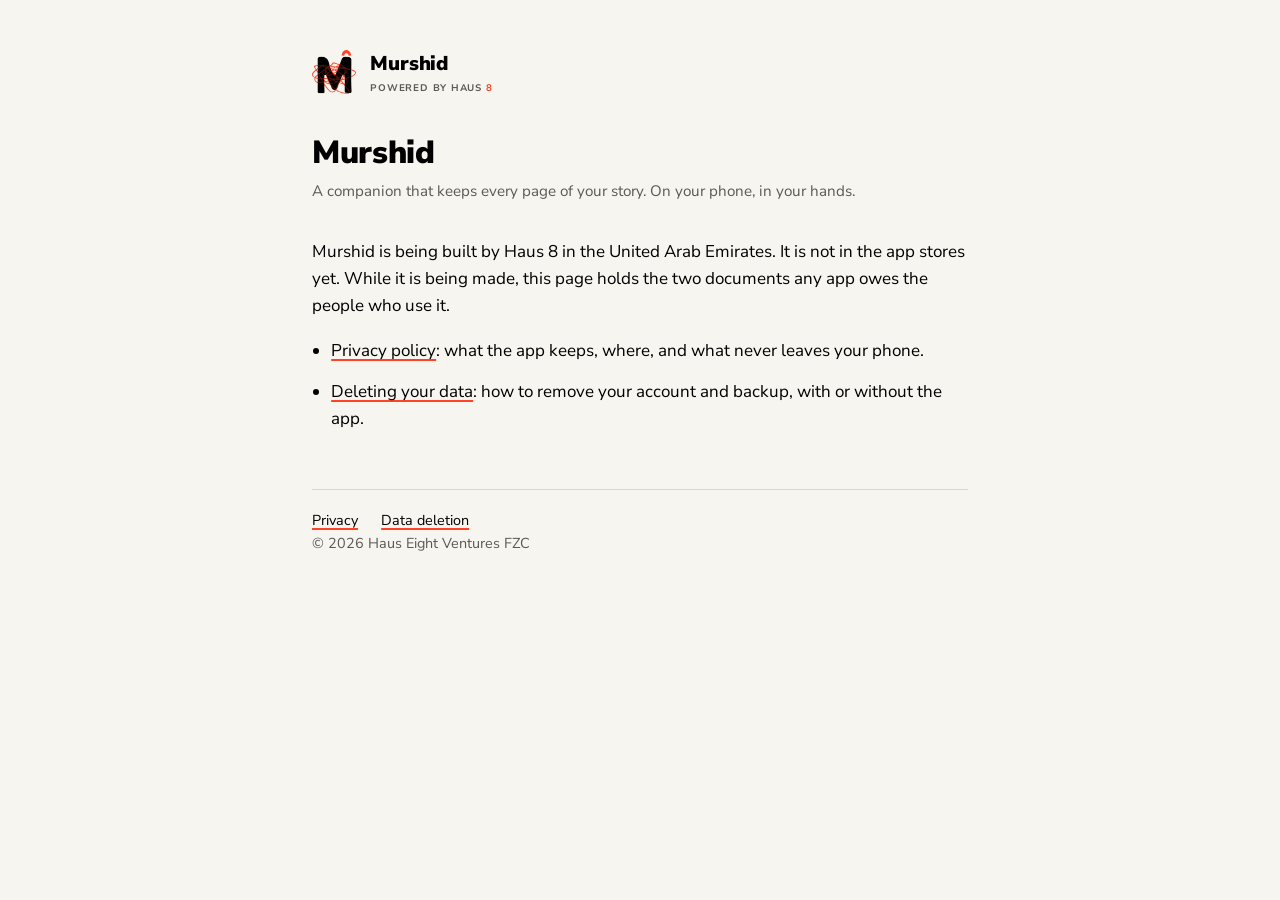
<file: index.html>
<!doctype html>
<html lang="en">
<head>
<meta charset="utf-8">
<meta name="viewport" content="width=device-width, initial-scale=1">
<title>Murshid</title>
<link rel="icon" href="mark.png">
<link rel="preconnect" href="https://fonts.googleapis.com">
<link href="https://fonts.googleapis.com/css2?family=Nunito+Sans:wght@400;700;800;900&display=swap" rel="stylesheet">
<link rel="stylesheet" href="style.css">
</head>
<body>
<main>
  <header>
    <img src="mark.png" alt="">
    <div><a href="./">Murshid</a><small>POWERED BY HAUS <b>8</b></small></div>
  </header>

  <h1>Murshid</h1>
  <p class="when">A companion that keeps every page of your story. On your phone, in your hands.</p>

  <p>Murshid is being built by Haus 8 in the United Arab Emirates. It is not in the app stores yet. While it is being made, this page holds the two documents any app owes the people who use it.</p>

  <ul>
    <li><a href="privacy.html">Privacy policy</a>: what the app keeps, where, and what never leaves your phone.</li>
    <li><a href="data-deletion.html">Deleting your data</a>: how to remove your account and backup, with or without the app.</li>
  </ul>

  <footer>
    <a href="privacy.html">Privacy</a>
    <a href="data-deletion.html">Data deletion</a>
    <div>© 2026 Haus Eight Ventures FZC</div>
  </footer>
</main>
</body>
</html>
</file>
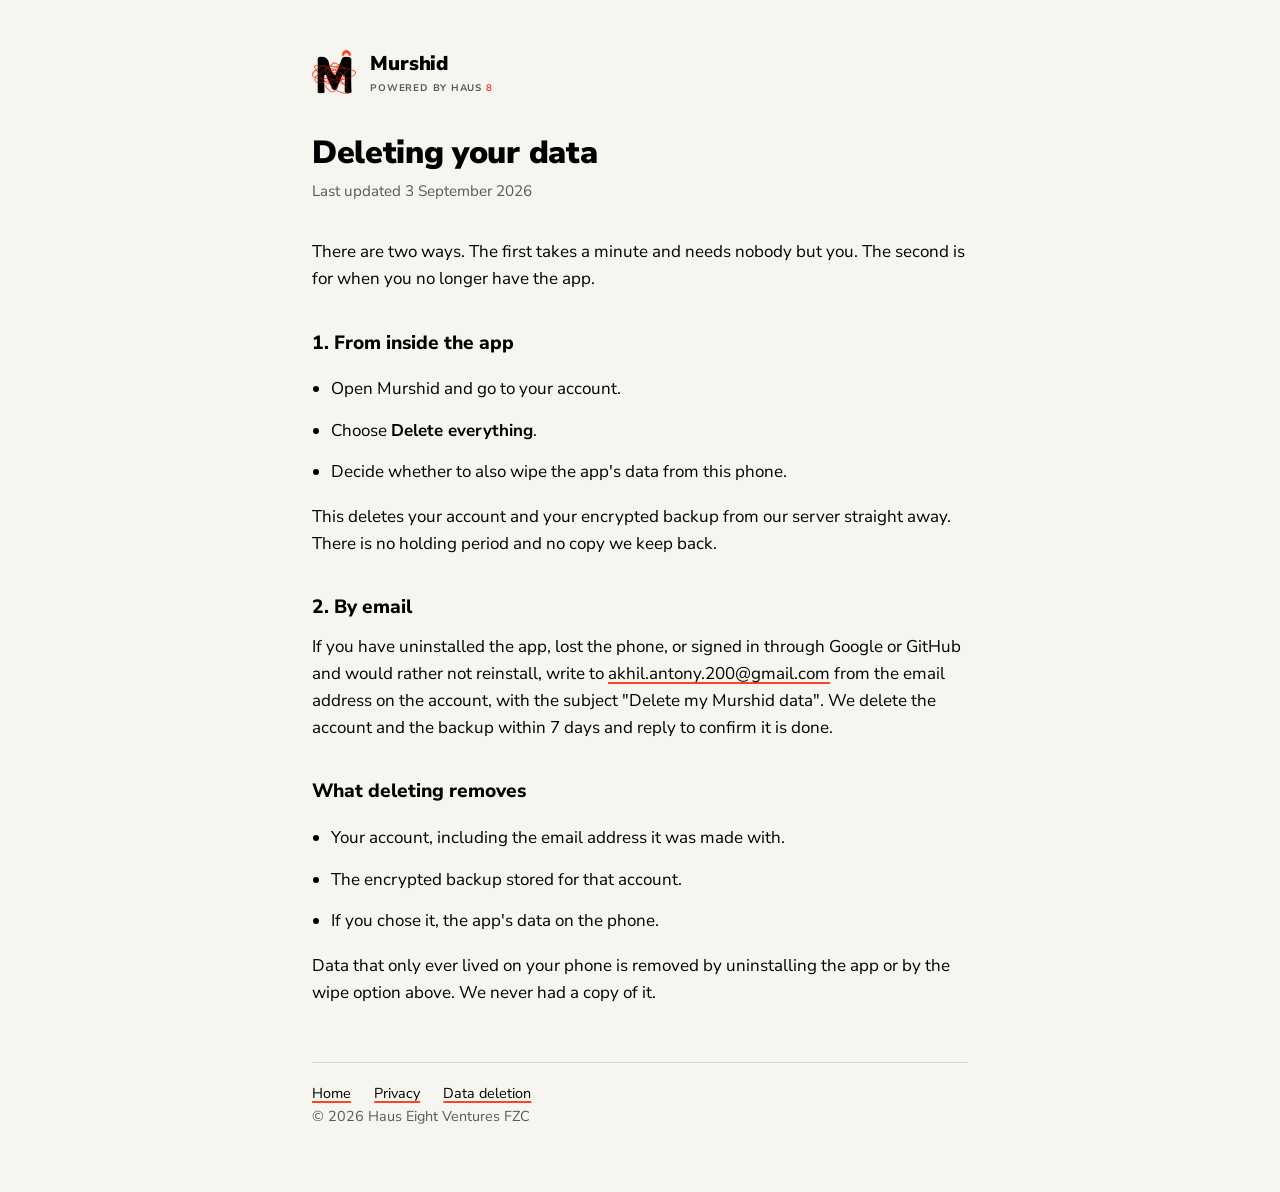
<file: data-deletion.html>
<!doctype html>
<html lang="en">
<head>
<meta charset="utf-8">
<meta name="viewport" content="width=device-width, initial-scale=1">
<title>Delete your data · Murshid</title>
<link rel="icon" href="mark.png">
<link rel="preconnect" href="https://fonts.googleapis.com">
<link href="https://fonts.googleapis.com/css2?family=Nunito+Sans:wght@400;700;800;900&display=swap" rel="stylesheet">
<link rel="stylesheet" href="style.css">
</head>
<body>
<main>
  <header>
    <img src="mark.png" alt="">
    <div><a href="./">Murshid</a><small>POWERED BY HAUS <b>8</b></small></div>
  </header>

  <h1>Deleting your data</h1>
  <p class="when">Last updated 3 September 2026</p>

  <p>There are two ways. The first takes a minute and needs nobody but you. The second is for when you no longer have the app.</p>

  <h2>1. From inside the app</h2>
  <ul>
    <li>Open Murshid and go to your account.</li>
    <li>Choose <strong>Delete everything</strong>.</li>
    <li>Decide whether to also wipe the app's data from this phone.</li>
  </ul>
  <p>This deletes your account and your encrypted backup from our server straight away. There is no holding period and no copy we keep back.</p>

  <h2>2. By email</h2>
  <p>If you have uninstalled the app, lost the phone, or signed in through Google or GitHub and would rather not reinstall, write to <a href="mailto:akhil.antony.200@gmail.com?subject=Delete%20my%20Murshid%20data">akhil.antony.200@gmail.com</a> from the email address on the account, with the subject "Delete my Murshid data". We delete the account and the backup within 7 days and reply to confirm it is done.</p>

  <h2>What deleting removes</h2>
  <ul>
    <li>Your account, including the email address it was made with.</li>
    <li>The encrypted backup stored for that account.</li>
    <li>If you chose it, the app's data on the phone.</li>
  </ul>
  <p>Data that only ever lived on your phone is removed by uninstalling the app or by the wipe option above. We never had a copy of it.</p>

  <footer>
    <a href="./">Home</a>
    <a href="privacy.html">Privacy</a>
    <a href="data-deletion.html">Data deletion</a>
    <div>© 2026 Haus Eight Ventures FZC</div>
  </footer>
</main>
</body>
</html>
</file>
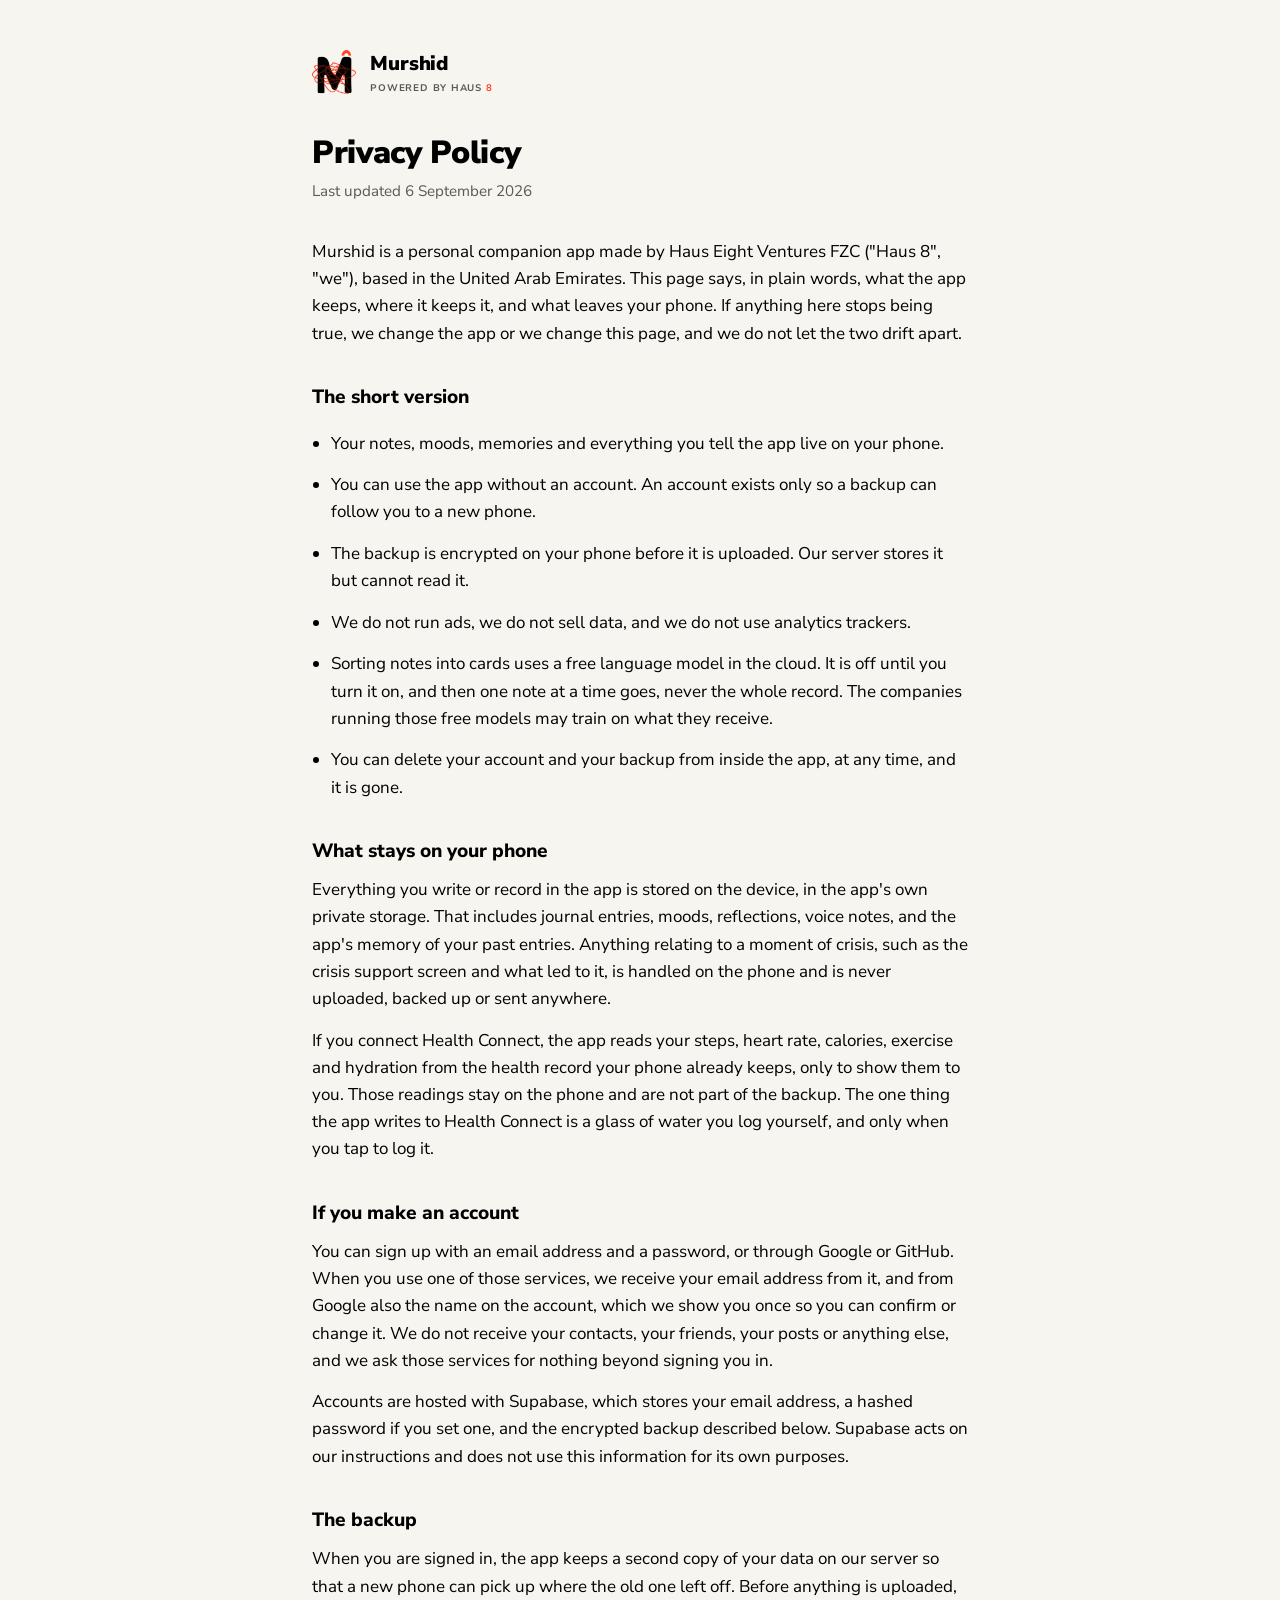
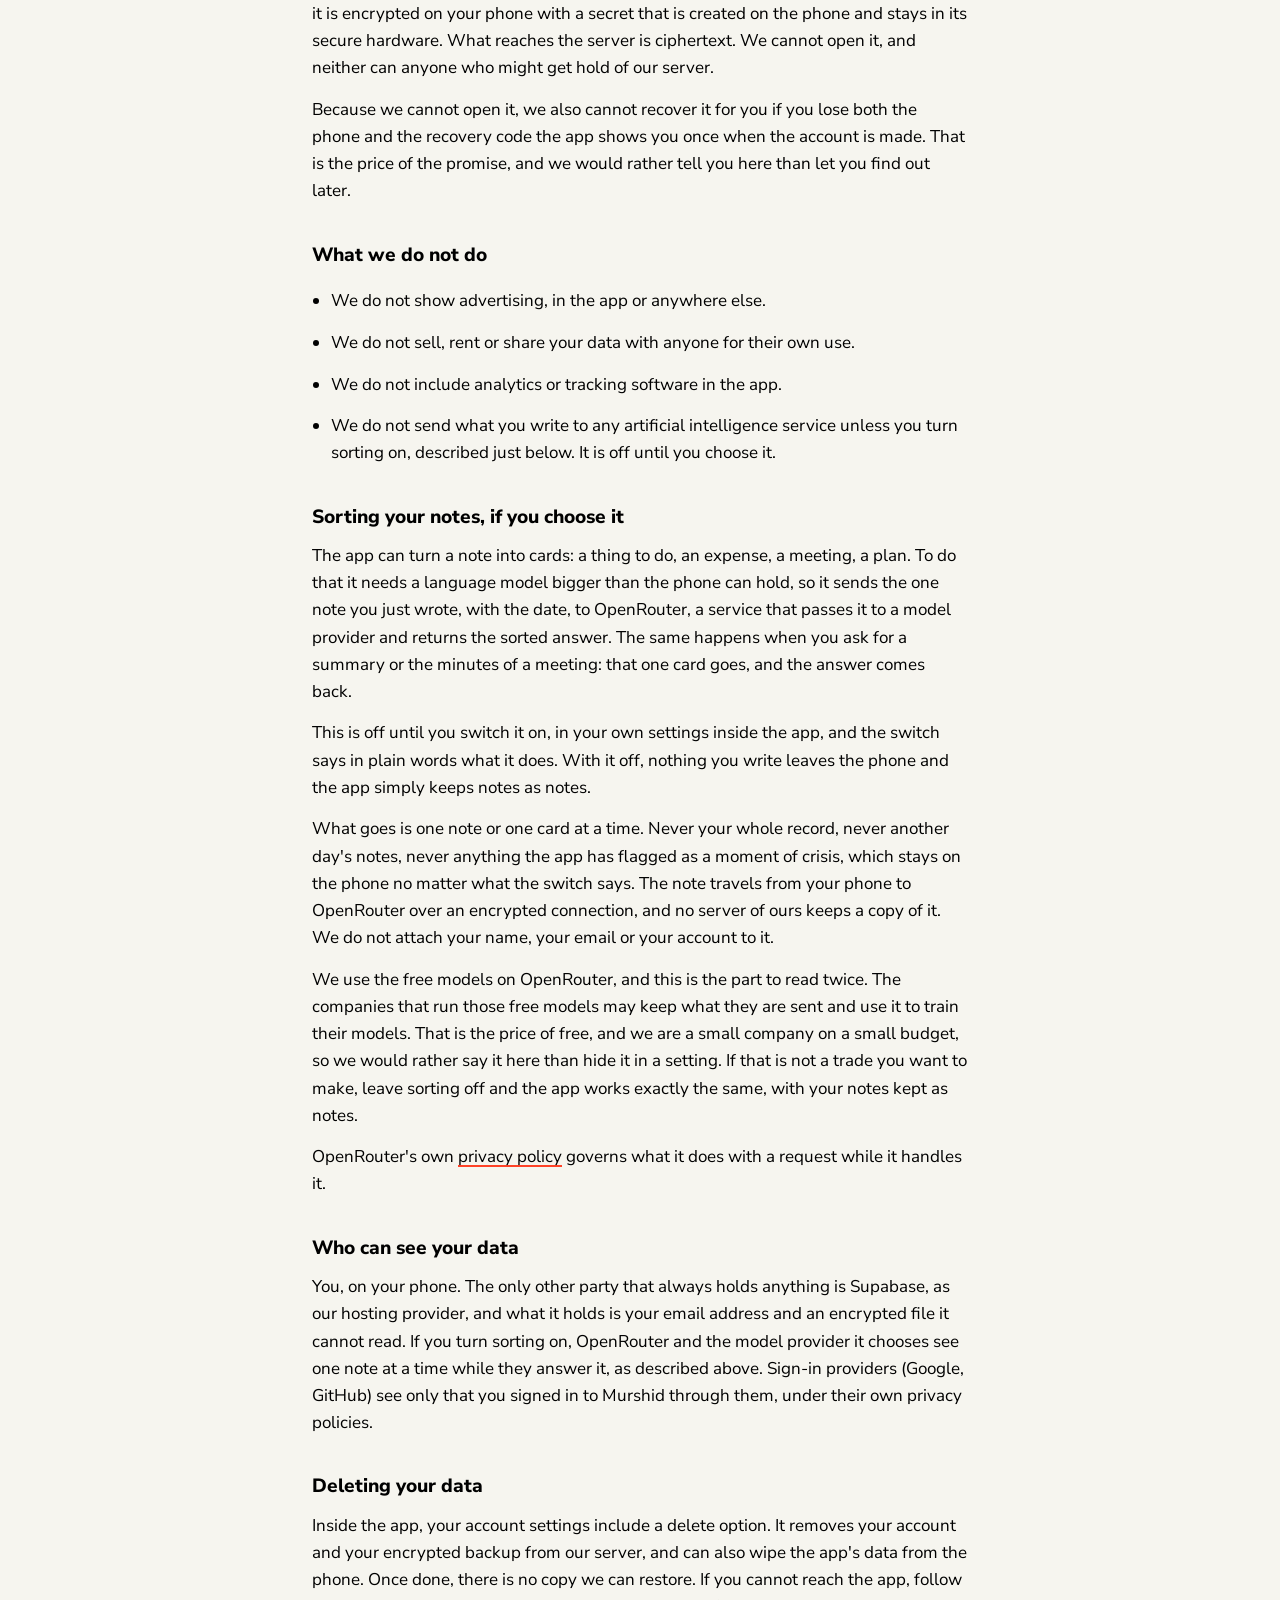
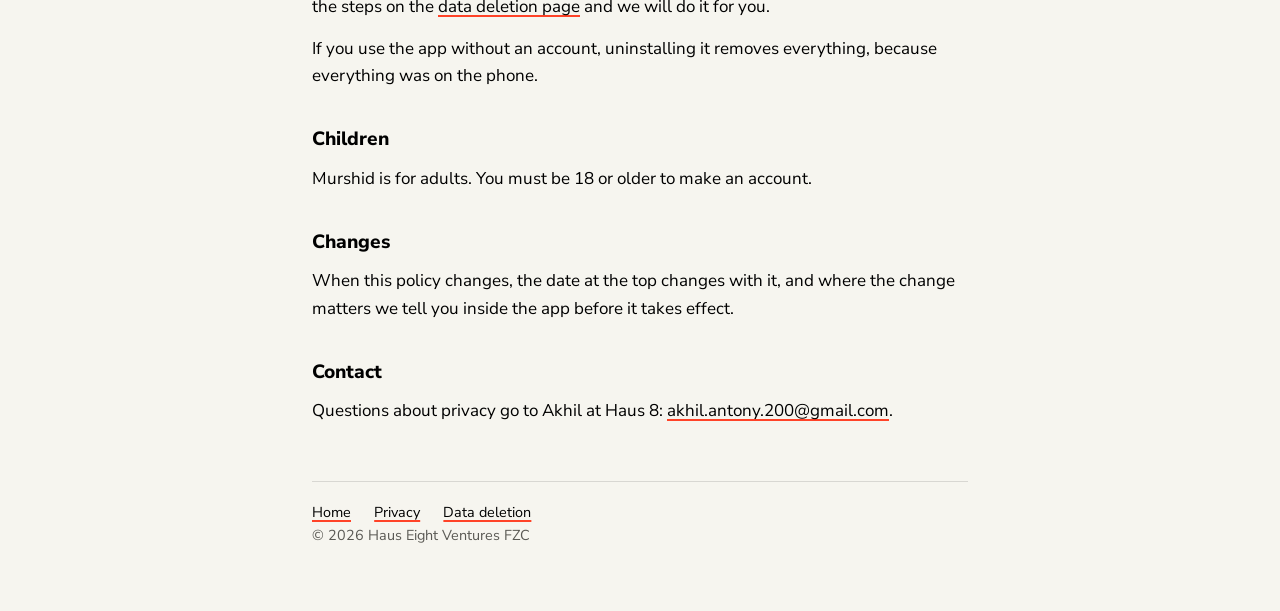
<file: privacy.html>
<!doctype html>
<html lang="en">
<head>
<meta charset="utf-8">
<meta name="viewport" content="width=device-width, initial-scale=1">
<title>Privacy Policy · Murshid</title>
<link rel="icon" href="mark.png">
<link rel="preconnect" href="https://fonts.googleapis.com">
<link href="https://fonts.googleapis.com/css2?family=Nunito+Sans:wght@400;700;800;900&display=swap" rel="stylesheet">
<link rel="stylesheet" href="style.css">
</head>
<body>
<main>
  <header>
    <img src="mark.png" alt="">
    <div><a href="./">Murshid</a><small>POWERED BY HAUS <b>8</b></small></div>
  </header>

  <h1>Privacy Policy</h1>
  <p class="when">Last updated 6 September 2026</p>

  <p>Murshid is a personal companion app made by Haus Eight Ventures FZC ("Haus 8", "we"), based in the United Arab Emirates. This page says, in plain words, what the app keeps, where it keeps it, and what leaves your phone. If anything here stops being true, we change the app or we change this page, and we do not let the two drift apart.</p>

  <h2>The short version</h2>
  <ul>
    <li>Your notes, moods, memories and everything you tell the app live on your phone.</li>
    <li>You can use the app without an account. An account exists only so a backup can follow you to a new phone.</li>
    <li>The backup is encrypted on your phone before it is uploaded. Our server stores it but cannot read it.</li>
    <li>We do not run ads, we do not sell data, and we do not use analytics trackers.</li>
    <li>Sorting notes into cards uses a free language model in the cloud. It is off until you turn it on, and then one note at a time goes, never the whole record. The companies running those free models may train on what they receive.</li>
    <li>You can delete your account and your backup from inside the app, at any time, and it is gone.</li>
  </ul>

  <h2>What stays on your phone</h2>
  <p>Everything you write or record in the app is stored on the device, in the app's own private storage. That includes journal entries, moods, reflections, voice notes, and the app's memory of your past entries. Anything relating to a moment of crisis, such as the crisis support screen and what led to it, is handled on the phone and is never uploaded, backed up or sent anywhere.</p>
  <p>If you connect Health Connect, the app reads your steps, heart rate, calories, exercise and hydration from the health record your phone already keeps, only to show them to you. Those readings stay on the phone and are not part of the backup. The one thing the app writes to Health Connect is a glass of water you log yourself, and only when you tap to log it.</p>

  <h2>If you make an account</h2>
  <p>You can sign up with an email address and a password, or through Google or GitHub. When you use one of those services, we receive your email address from it, and from Google also the name on the account, which we show you once so you can confirm or change it. We do not receive your contacts, your friends, your posts or anything else, and we ask those services for nothing beyond signing you in.</p>
  <p>Accounts are hosted with Supabase, which stores your email address, a hashed password if you set one, and the encrypted backup described below. Supabase acts on our instructions and does not use this information for its own purposes.</p>

  <h2>The backup</h2>
  <p>When you are signed in, the app keeps a second copy of your data on our server so that a new phone can pick up where the old one left off. Before anything is uploaded, it is encrypted on your phone with a secret that is created on the phone and stays in its secure hardware. What reaches the server is ciphertext. We cannot open it, and neither can anyone who might get hold of our server.</p>
  <p>Because we cannot open it, we also cannot recover it for you if you lose both the phone and the recovery code the app shows you once when the account is made. That is the price of the promise, and we would rather tell you here than let you find out later.</p>

  <h2>What we do not do</h2>
  <ul>
    <li>We do not show advertising, in the app or anywhere else.</li>
    <li>We do not sell, rent or share your data with anyone for their own use.</li>
    <li>We do not include analytics or tracking software in the app.</li>
    <li>We do not send what you write to any artificial intelligence service unless you turn sorting on, described just below. It is off until you choose it.</li>
  </ul>

  <h2>Sorting your notes, if you choose it</h2>
  <p>The app can turn a note into cards: a thing to do, an expense, a meeting, a plan. To do that it needs a language model bigger than the phone can hold, so it sends the one note you just wrote, with the date, to OpenRouter, a service that passes it to a model provider and returns the sorted answer. The same happens when you ask for a summary or the minutes of a meeting: that one card goes, and the answer comes back.</p>
  <p>This is off until you switch it on, in your own settings inside the app, and the switch says in plain words what it does. With it off, nothing you write leaves the phone and the app simply keeps notes as notes.</p>
  <p>What goes is one note or one card at a time. Never your whole record, never another day's notes, never anything the app has flagged as a moment of crisis, which stays on the phone no matter what the switch says. The note travels from your phone to OpenRouter over an encrypted connection, and no server of ours keeps a copy of it. We do not attach your name, your email or your account to it.</p>
  <p>We use the free models on OpenRouter, and this is the part to read twice. The companies that run those free models may keep what they are sent and use it to train their models. That is the price of free, and we are a small company on a small budget, so we would rather say it here than hide it in a setting. If that is not a trade you want to make, leave sorting off and the app works exactly the same, with your notes kept as notes.</p>
  <p>OpenRouter's own <a href="https://openrouter.ai/privacy">privacy policy</a> governs what it does with a request while it handles it.</p>

  <h2>Who can see your data</h2>
  <p>You, on your phone. The only other party that always holds anything is Supabase, as our hosting provider, and what it holds is your email address and an encrypted file it cannot read. If you turn sorting on, OpenRouter and the model provider it chooses see one note at a time while they answer it, as described above. Sign-in providers (Google, GitHub) see only that you signed in to Murshid through them, under their own privacy policies.</p>

  <h2>Deleting your data</h2>
  <p>Inside the app, your account settings include a delete option. It removes your account and your encrypted backup from our server, and can also wipe the app's data from the phone. Once done, there is no copy we can restore. If you cannot reach the app, follow the steps on the <a href="data-deletion.html">data deletion page</a> and we will do it for you.</p>
  <p>If you use the app without an account, uninstalling it removes everything, because everything was on the phone.</p>

  <h2>Children</h2>
  <p>Murshid is for adults. You must be 18 or older to make an account.</p>

  <h2>Changes</h2>
  <p>When this policy changes, the date at the top changes with it, and where the change matters we tell you inside the app before it takes effect.</p>

  <h2>Contact</h2>
  <p>Questions about privacy go to Akhil at Haus 8: <a href="mailto:akhil.antony.200@gmail.com">akhil.antony.200@gmail.com</a>.</p>

  <footer>
    <a href="./">Home</a>
    <a href="privacy.html">Privacy</a>
    <a href="data-deletion.html">Data deletion</a>
    <div>© 2026 Haus Eight Ventures FZC</div>
  </footer>
</main>
</body>
</html>
</file>
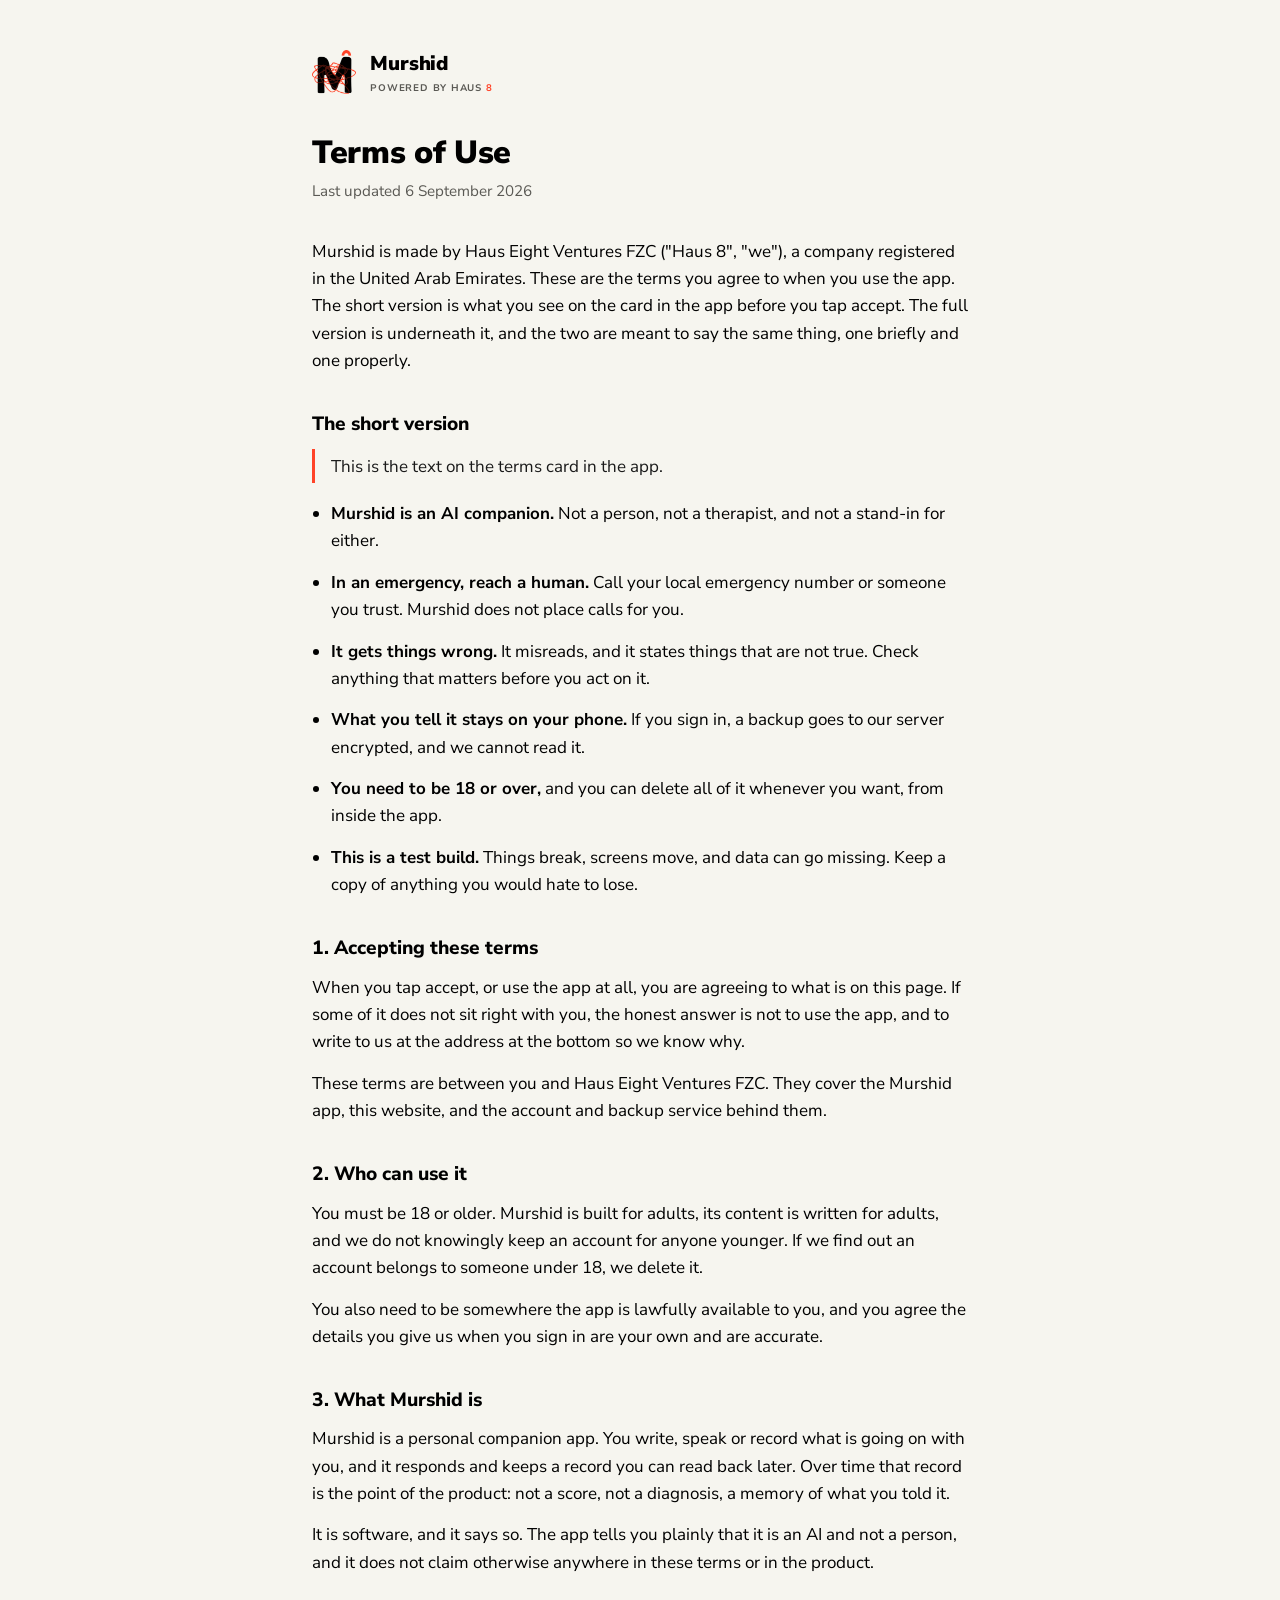
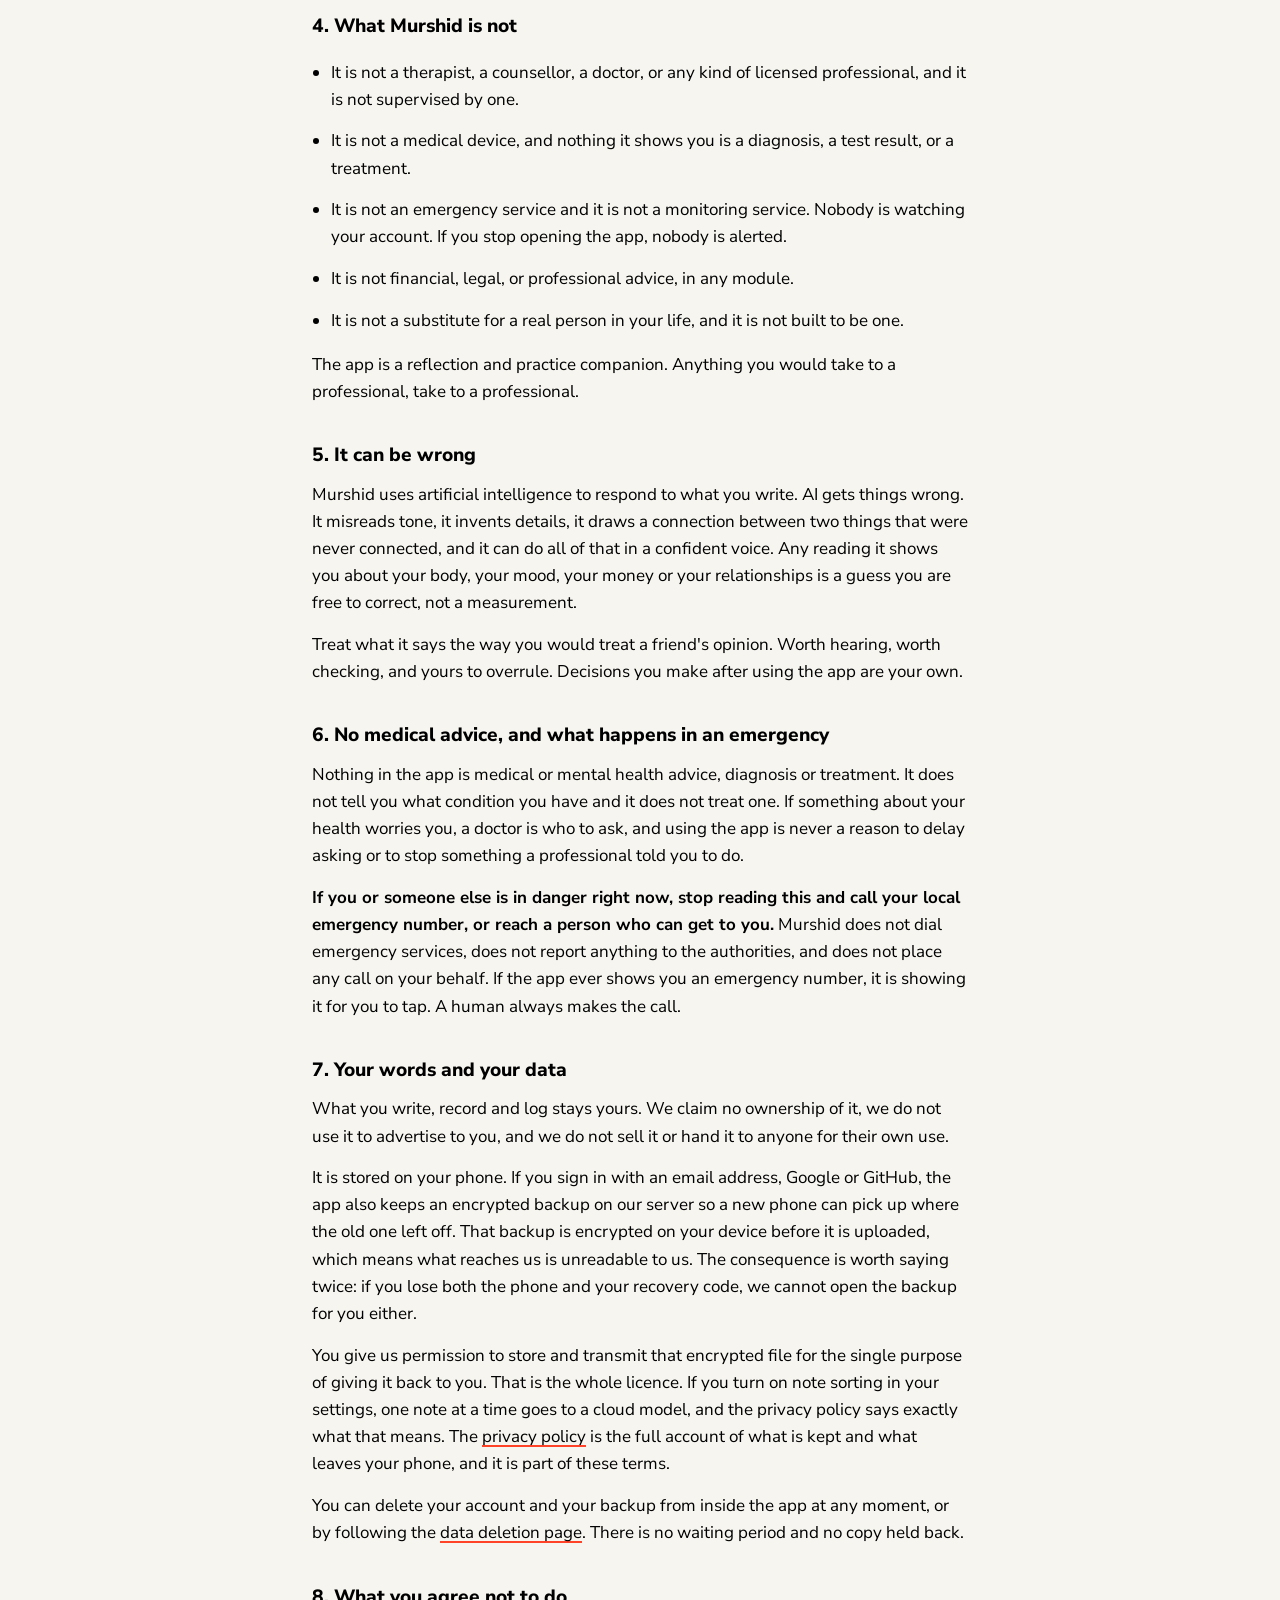
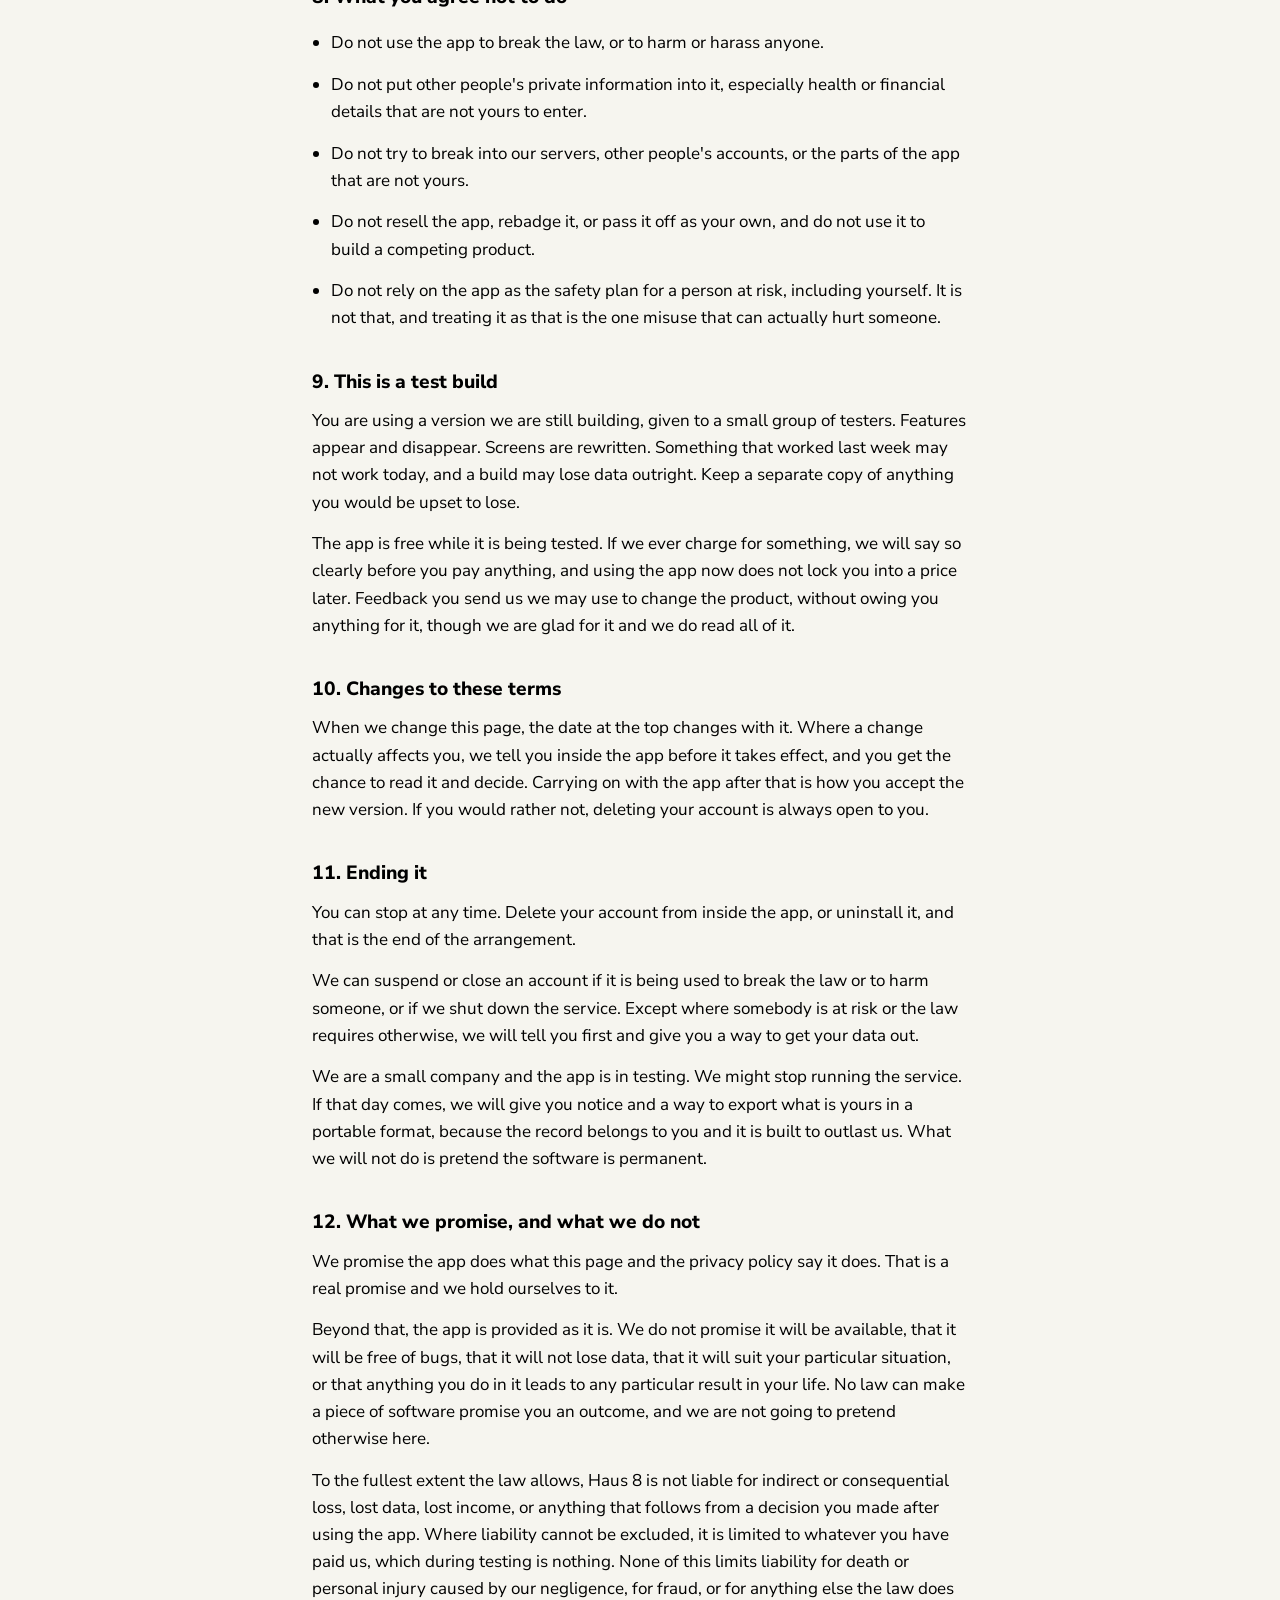
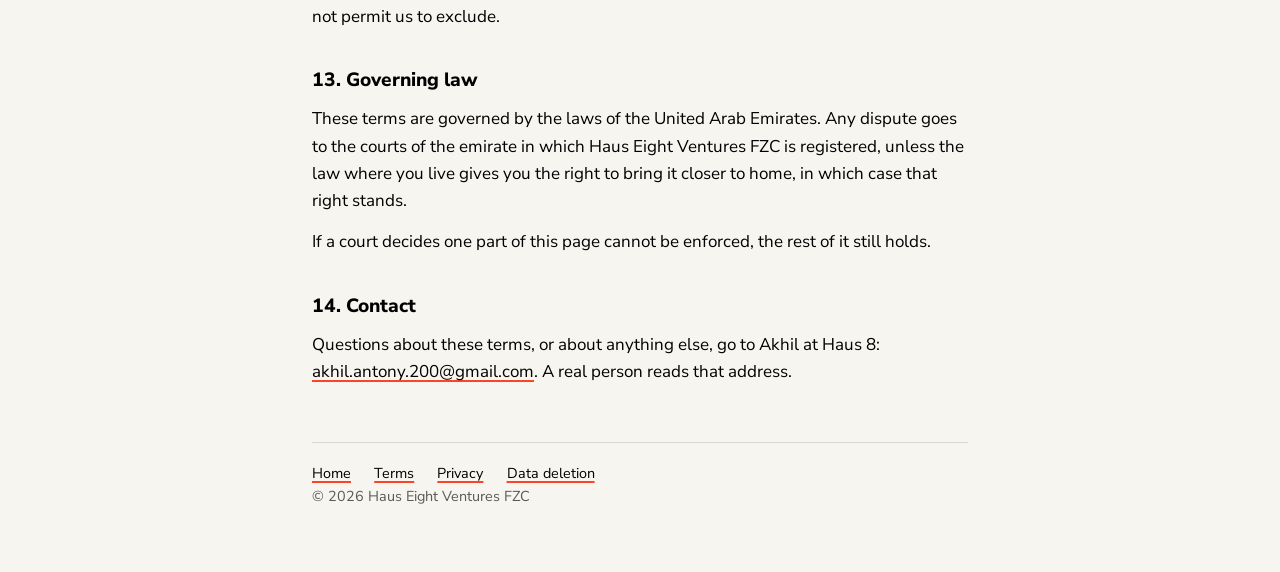
<file: terms.html>
<!doctype html>
<html lang="en">
<head>
<meta charset="utf-8">
<meta name="viewport" content="width=device-width, initial-scale=1">
<title>Terms of Use · Murshid</title>
<link rel="icon" href="mark.png">
<link rel="preconnect" href="https://fonts.googleapis.com">
<link href="https://fonts.googleapis.com/css2?family=Nunito+Sans:wght@400;700;800;900&display=swap" rel="stylesheet">
<link rel="stylesheet" href="style.css">
</head>
<body>
<main>
  <header>
    <img src="mark.png" alt="">
    <div><a href="./">Murshid</a><small>POWERED BY HAUS <b>8</b></small></div>
  </header>

  <h1>Terms of Use</h1>
  <p class="when">Last updated 6 September 2026</p>

  <p>Murshid is made by Haus Eight Ventures FZC ("Haus 8", "we"), a company registered in the United Arab Emirates. These are the terms you agree to when you use the app. The short version is what you see on the card in the app before you tap accept. The full version is underneath it, and the two are meant to say the same thing, one briefly and one properly.</p>

  <h2>The short version</h2>
  <p class="note">This is the text on the terms card in the app.</p>
  <ul>
    <li><strong>Murshid is an AI companion.</strong> Not a person, not a therapist, and not a stand-in for either.</li>
    <li><strong>In an emergency, reach a human.</strong> Call your local emergency number or someone you trust. Murshid does not place calls for you.</li>
    <li><strong>It gets things wrong.</strong> It misreads, and it states things that are not true. Check anything that matters before you act on it.</li>
    <li><strong>What you tell it stays on your phone.</strong> If you sign in, a backup goes to our server encrypted, and we cannot read it.</li>
    <li><strong>You need to be 18 or over,</strong> and you can delete all of it whenever you want, from inside the app.</li>
    <li><strong>This is a test build.</strong> Things break, screens move, and data can go missing. Keep a copy of anything you would hate to lose.</li>
  </ul>

  <h2>1. Accepting these terms</h2>
  <p>When you tap accept, or use the app at all, you are agreeing to what is on this page. If some of it does not sit right with you, the honest answer is not to use the app, and to write to us at the address at the bottom so we know why.</p>
  <p>These terms are between you and Haus Eight Ventures FZC. They cover the Murshid app, this website, and the account and backup service behind them.</p>

  <h2>2. Who can use it</h2>
  <p>You must be 18 or older. Murshid is built for adults, its content is written for adults, and we do not knowingly keep an account for anyone younger. If we find out an account belongs to someone under 18, we delete it.</p>
  <p>You also need to be somewhere the app is lawfully available to you, and you agree the details you give us when you sign in are your own and are accurate.</p>

  <h2>3. What Murshid is</h2>
  <p>Murshid is a personal companion app. You write, speak or record what is going on with you, and it responds and keeps a record you can read back later. Over time that record is the point of the product: not a score, not a diagnosis, a memory of what you told it.</p>
  <p>It is software, and it says so. The app tells you plainly that it is an AI and not a person, and it does not claim otherwise anywhere in these terms or in the product.</p>

  <h2>4. What Murshid is not</h2>
  <ul>
    <li>It is not a therapist, a counsellor, a doctor, or any kind of licensed professional, and it is not supervised by one.</li>
    <li>It is not a medical device, and nothing it shows you is a diagnosis, a test result, or a treatment.</li>
    <li>It is not an emergency service and it is not a monitoring service. Nobody is watching your account. If you stop opening the app, nobody is alerted.</li>
    <li>It is not financial, legal, or professional advice, in any module.</li>
    <li>It is not a substitute for a real person in your life, and it is not built to be one.</li>
  </ul>
  <p>The app is a reflection and practice companion. Anything you would take to a professional, take to a professional.</p>

  <h2>5. It can be wrong</h2>
  <p>Murshid uses artificial intelligence to respond to what you write. AI gets things wrong. It misreads tone, it invents details, it draws a connection between two things that were never connected, and it can do all of that in a confident voice. Any reading it shows you about your body, your mood, your money or your relationships is a guess you are free to correct, not a measurement.</p>
  <p>Treat what it says the way you would treat a friend's opinion. Worth hearing, worth checking, and yours to overrule. Decisions you make after using the app are your own.</p>

  <h2>6. No medical advice, and what happens in an emergency</h2>
  <p>Nothing in the app is medical or mental health advice, diagnosis or treatment. It does not tell you what condition you have and it does not treat one. If something about your health worries you, a doctor is who to ask, and using the app is never a reason to delay asking or to stop something a professional told you to do.</p>
  <p><strong>If you or someone else is in danger right now, stop reading this and call your local emergency number, or reach a person who can get to you.</strong> Murshid does not dial emergency services, does not report anything to the authorities, and does not place any call on your behalf. If the app ever shows you an emergency number, it is showing it for you to tap. A human always makes the call.</p>

  <h2>7. Your words and your data</h2>
  <p>What you write, record and log stays yours. We claim no ownership of it, we do not use it to advertise to you, and we do not sell it or hand it to anyone for their own use.</p>
  <p>It is stored on your phone. If you sign in with an email address, Google or GitHub, the app also keeps an encrypted backup on our server so a new phone can pick up where the old one left off. That backup is encrypted on your device before it is uploaded, which means what reaches us is unreadable to us. The consequence is worth saying twice: if you lose both the phone and your recovery code, we cannot open the backup for you either.</p>
  <p>You give us permission to store and transmit that encrypted file for the single purpose of giving it back to you. That is the whole licence. If you turn on note sorting in your settings, one note at a time goes to a cloud model, and the privacy policy says exactly what that means. The <a href="privacy.html">privacy policy</a> is the full account of what is kept and what leaves your phone, and it is part of these terms.</p>
  <p>You can delete your account and your backup from inside the app at any moment, or by following the <a href="data-deletion.html">data deletion page</a>. There is no waiting period and no copy held back.</p>

  <h2>8. What you agree not to do</h2>
  <ul>
    <li>Do not use the app to break the law, or to harm or harass anyone.</li>
    <li>Do not put other people's private information into it, especially health or financial details that are not yours to enter.</li>
    <li>Do not try to break into our servers, other people's accounts, or the parts of the app that are not yours.</li>
    <li>Do not resell the app, rebadge it, or pass it off as your own, and do not use it to build a competing product.</li>
    <li>Do not rely on the app as the safety plan for a person at risk, including yourself. It is not that, and treating it as that is the one misuse that can actually hurt someone.</li>
  </ul>

  <h2>9. This is a test build</h2>
  <p>You are using a version we are still building, given to a small group of testers. Features appear and disappear. Screens are rewritten. Something that worked last week may not work today, and a build may lose data outright. Keep a separate copy of anything you would be upset to lose.</p>
  <p>The app is free while it is being tested. If we ever charge for something, we will say so clearly before you pay anything, and using the app now does not lock you into a price later. Feedback you send us we may use to change the product, without owing you anything for it, though we are glad for it and we do read all of it.</p>

  <h2>10. Changes to these terms</h2>
  <p>When we change this page, the date at the top changes with it. Where a change actually affects you, we tell you inside the app before it takes effect, and you get the chance to read it and decide. Carrying on with the app after that is how you accept the new version. If you would rather not, deleting your account is always open to you.</p>

  <h2>11. Ending it</h2>
  <p>You can stop at any time. Delete your account from inside the app, or uninstall it, and that is the end of the arrangement.</p>
  <p>We can suspend or close an account if it is being used to break the law or to harm someone, or if we shut down the service. Except where somebody is at risk or the law requires otherwise, we will tell you first and give you a way to get your data out.</p>
  <p>We are a small company and the app is in testing. We might stop running the service. If that day comes, we will give you notice and a way to export what is yours in a portable format, because the record belongs to you and it is built to outlast us. What we will not do is pretend the software is permanent.</p>

  <h2>12. What we promise, and what we do not</h2>
  <p>We promise the app does what this page and the privacy policy say it does. That is a real promise and we hold ourselves to it.</p>
  <p>Beyond that, the app is provided as it is. We do not promise it will be available, that it will be free of bugs, that it will not lose data, that it will suit your particular situation, or that anything you do in it leads to any particular result in your life. No law can make a piece of software promise you an outcome, and we are not going to pretend otherwise here.</p>
  <p>To the fullest extent the law allows, Haus 8 is not liable for indirect or consequential loss, lost data, lost income, or anything that follows from a decision you made after using the app. Where liability cannot be excluded, it is limited to whatever you have paid us, which during testing is nothing. None of this limits liability for death or personal injury caused by our negligence, for fraud, or for anything else the law does not permit us to exclude.</p>

  <h2>13. Governing law</h2>
  <p>These terms are governed by the laws of the United Arab Emirates. Any dispute goes to the courts of the emirate in which Haus Eight Ventures FZC is registered, unless the law where you live gives you the right to bring it closer to home, in which case that right stands.</p>
  <p>If a court decides one part of this page cannot be enforced, the rest of it still holds.</p>

  <h2>14. Contact</h2>
  <p>Questions about these terms, or about anything else, go to Akhil at Haus 8: <a href="mailto:akhil.antony.200@gmail.com">akhil.antony.200@gmail.com</a>. A real person reads that address.</p>

  <footer>
    <a href="./">Home</a>
    <a href="terms.html">Terms</a>
    <a href="privacy.html">Privacy</a>
    <a href="data-deletion.html">Data deletion</a>
    <div>© 2026 Haus Eight Ventures FZC</div>
  </footer>
</main>
</body>
</html>
</file>
<file: style.css>
:root {
  --ink: #000000;
  --ink2: #1a1a1a;
  --cream: #f6f5ef;
  --muted: #5a5954;
  --accent: #ff4328;
  --hair: rgba(0, 0, 0, 0.12);
}
* { box-sizing: border-box; }
html { background: var(--cream); }
body {
  margin: 0;
  color: var(--ink);
  background: var(--cream);
  font-family: "Nunito Sans", "Segoe UI", Roboto, Helvetica, Arial, sans-serif;
  font-size: 17px;
  line-height: 1.6;
  -webkit-font-smoothing: antialiased;
}
main {
  max-width: 44rem;
  margin: 0 auto;
  padding: 3rem 1.5rem 4rem;
}
header {
  display: flex;
  align-items: center;
  gap: 0.9rem;
  margin-bottom: 2.5rem;
}
header img { width: 44px; height: 44px; }
header a { color: var(--ink); text-decoration: none; font-weight: 900; font-size: 1.25rem; letter-spacing: -0.01em; }
header small { display: block; font-weight: 700; font-size: 0.6rem; letter-spacing: 0.08em; color: var(--muted); }
header small b { color: var(--accent); }
h1 { font-weight: 900; font-size: 2rem; line-height: 1.15; margin: 0 0 0.4rem; letter-spacing: -0.01em; }
.when { color: var(--muted); font-size: 0.95rem; margin: 0 0 2.2rem; }
h2 { font-weight: 800; font-size: 1.2rem; margin: 2.2rem 0 0.6rem; }
p, li { margin: 0 0 0.9rem; }
ul { padding-left: 1.2rem; }
a { color: var(--ink); text-decoration-color: var(--accent); text-decoration-thickness: 2px; text-underline-offset: 3px; }
.note {
  border-left: 3px solid var(--accent);
  padding: 0.2rem 0 0.2rem 1rem;
  color: var(--ink2);
}
footer {
  margin-top: 3.5rem;
  padding-top: 1.2rem;
  border-top: 1px solid var(--hair);
  color: var(--muted);
  font-size: 0.9rem;
}
footer a { margin-right: 1.2rem; }
</file>
